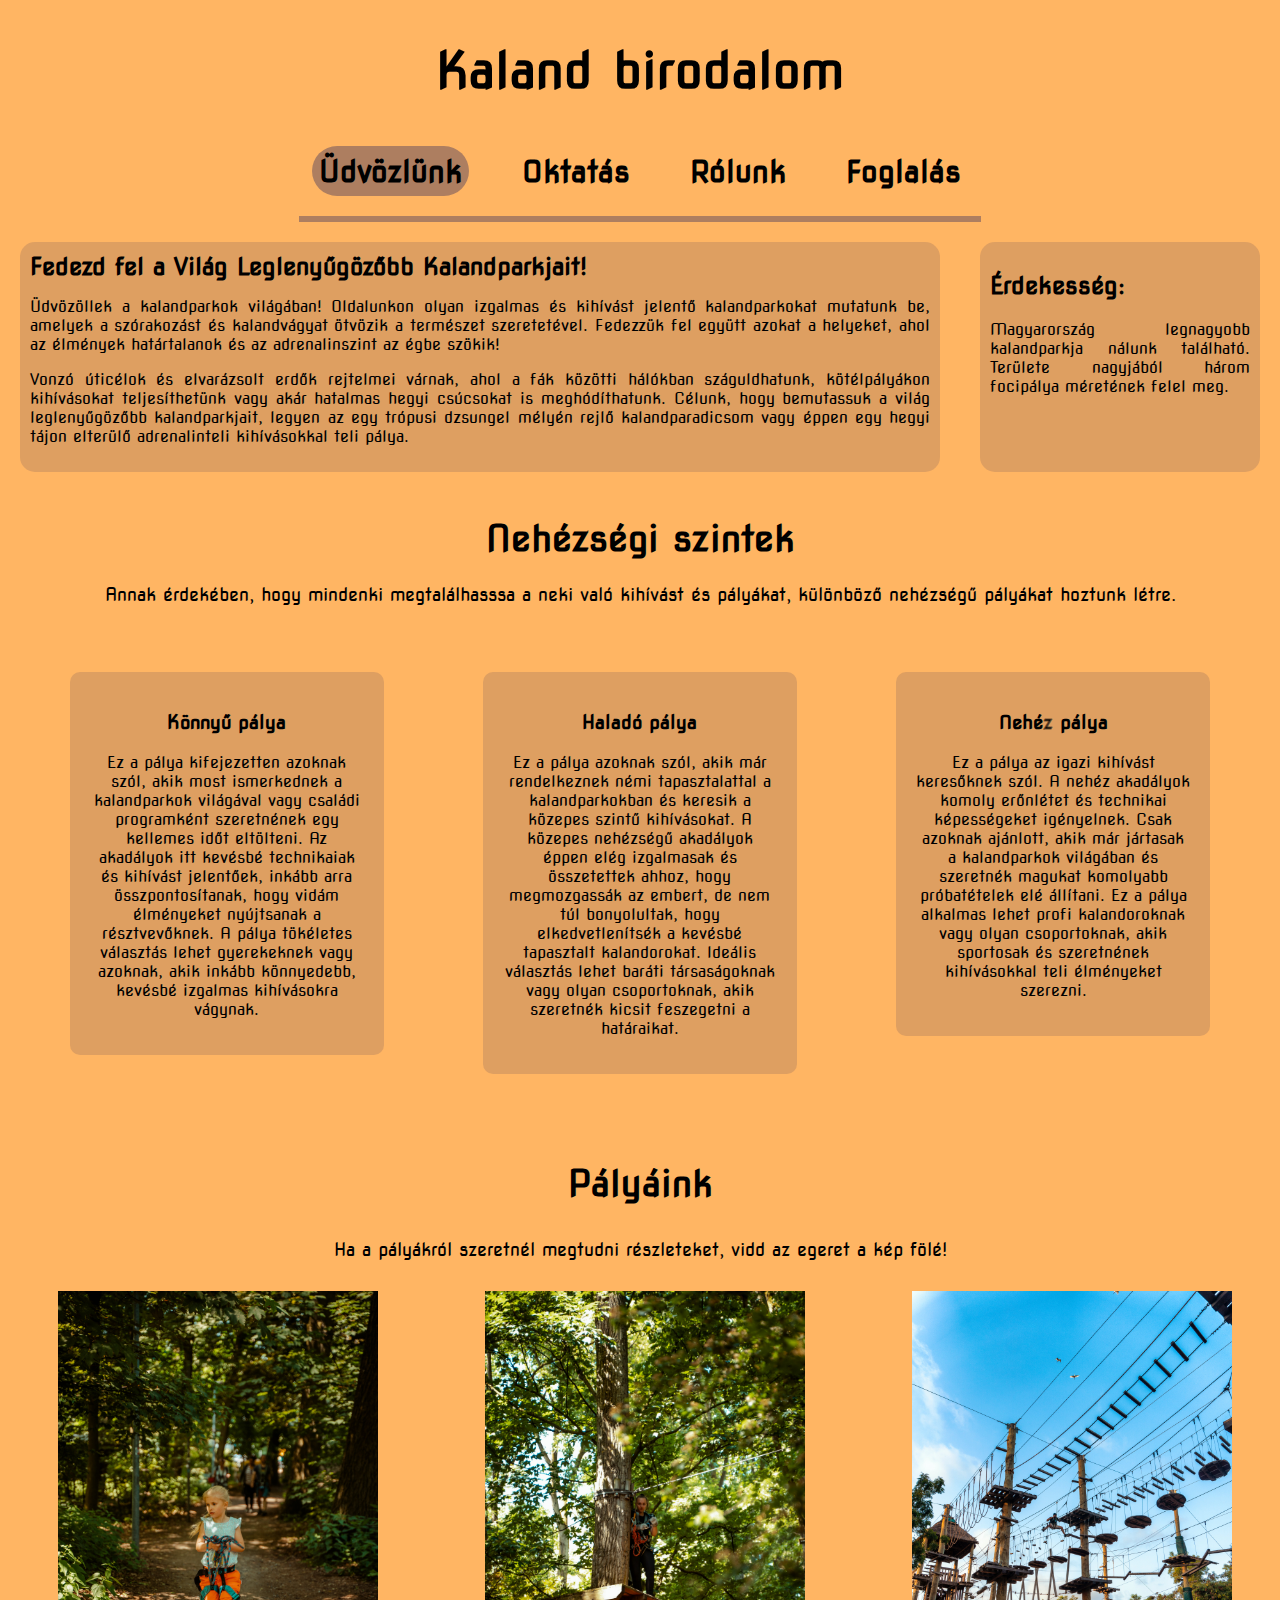
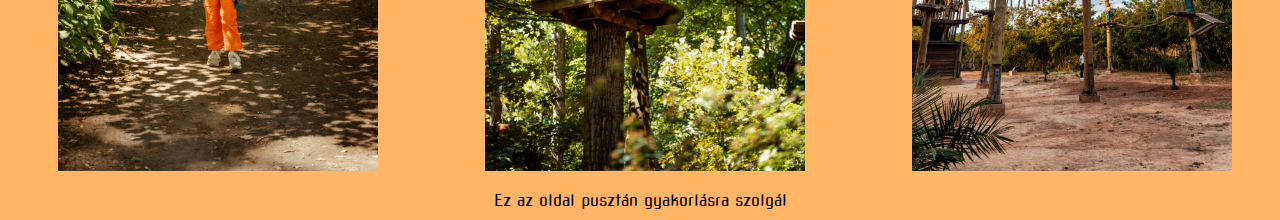
<file: index.html>
<!DOCTYPE HTML>
<HTML lang="hu">

<head>
    <meta charset="utf-8">
    <title>Kaland birodalom</title>
    <link rel="icon" type="image/x-icon" href="képek/favicon_barna.png">

    <meta name="author" content="Beniczky Tamás">
    <meta name="copyright" content="Csak oktatási célokra">
    <meta name="description" content="Kalandpark honlapja">

    <meta name="viewport" content="width=device-width, initial-scale=1.0">
    <link rel="stylesheet" href="egyeb/style.css">
    <link rel="preconnect" href="https://fonts.googleapis.com">
    <link rel="preconnect" href="https://fonts.gstatic.com" crossorigin>
    <link href="https://fonts.googleapis.com/css2?family=Nova+Square&display=swap" rel="stylesheet">


</head>

<body>
    <div class="container">
        <div class="felso_resz">

            <header>
                <h1 id="focim">Kaland birodalom</h1>
            </header>

            <nav>
                <ul>
                    <li><a id="active" href="#">Üdvözlünk</a></li>
                    <li><a href="oktatas.html">Oktatás</a></li>
                    <li><a href="rolunk.html">Rólunk</a></li>
                    <li><a href="foglalas.html">Foglalás</a></li>
                </ul>
                <hr id="menu_vonal">
            </nav>
        </div>

        <!--ÜDVÖZLŐ RÉSZ-->

        <div class="felezo">
            <article class="udvozollek">
                <h2>Fedezd fel a Világ Leglenyűgözőbb Kalandparkjait!</h2>

                <p>Üdvözöllek a kalandparkok világában! Oldalunkon olyan izgalmas és kihívást jelentő kalandparkokat
                    mutatunk
                    be, amelyek a szórakozást és kalandvágyat ötvözik a természet szeretetével. Fedezzük fel együtt
                    azokat a
                    helyeket, ahol az élmények határtalanok és az adrenalinszint az égbe szökik!</p>
                <p>Vonzó úticélok és elvarázsolt erdők rejtelmei várnak, ahol a fák közötti hálókban száguldhatunk,
                    kötélpályákon kihívásokat teljesíthetünk vagy akár hatalmas hegyi csúcsokat is meghódíthatunk.
                    Célunk,
                    hogy bemutassuk a világ leglenyűgözőbb kalandparkjait, legyen az egy trópusi dzsungel mélyén rejlő
                    kalandparadicsom vagy éppen egy hegyi tájon elterülő adrenalinteli kihívásokkal teli pálya.</p>
            </article>

            <aside class="erdekesseg">
                <h2>Érdekesség:</h2>
                <p>Magyarország legnagyobb kalandparkja nálunk található. Területe nagyjából három focipálya méretének
                    felel
                    meg.</p>
            </aside>
        </div>
        <!--ITT VANNAK A SZÖVEG BOXOK A PÁLYA SZINTEKRŐL-->
        <section class="palyak">
            <h1 class="palyak_cim">Nehézségi szintek</h1>
            <p class='palyak_leiras'>Annak érdekében, hogy mindenki megtalálhasssa a neki való kihívást és pályákat,
                különböző nehézségű pályákat hoztunk létre.</p>

            <div class="palya_nehezsegek javitva">
                <div class="palya_box box_javitva">
                    <h3>Könnyű pálya</h3>
                    <p>Ez a pálya kifejezetten azoknak szól, akik most ismerkednek a kalandparkok világával vagy családi
                        programként szeretnének egy kellemes időt eltölteni. Az akadályok itt kevésbé technikaiak és
                        kihívást jelentőek, inkább arra összpontosítanak, hogy vidám élményeket nyújtsanak a
                        résztvevőknek. A pálya tökéletes választás lehet gyerekeknek vagy azoknak, akik inkább
                        könnyedebb, kevésbé izgalmas kihívásokra vágynak.</p>
                </div>
                <div class="palya_box box_javitva">
                    <h3>Haladó pálya</h3>
                    <p>Ez a pálya azoknak szól, akik már rendelkeznek némi tapasztalattal a kalandparkokban és keresik a
                        közepes szintű kihívásokat. A közepes nehézségű akadályok éppen elég izgalmasak és összetettek
                        ahhoz, hogy megmozgassák az embert, de nem túl bonyolultak, hogy elkedvetlenítsék a kevésbé
                        tapasztalt kalandorokat. Ideális választás lehet baráti társaságoknak vagy olyan csoportoknak,
                        akik szeretnék kicsit feszegetni a határaikat.</p>
                </div>
                <div class="palya_box box_javitva">
                    <h3>Nehéz pálya</h3>
                    <p>Ez a pálya az igazi kihívást keresőknek szól. A nehéz akadályok komoly erőnlétet és technikai
                        képességeket igényelnek. Csak azoknak ajánlott, akik már jártasak a kalandparkok világában és
                        szeretnék magukat komolyabb próbatételek elé állítani. Ez a pálya alkalmas lehet profi
                        kalandoroknak vagy olyan csoportoknak, akik sportosak és szeretnének kihívásokkal teli
                        élményeket szerezni.</p>
                </div>


            </div>
        </section>

        <!--ITT VANNAK A KÉPEK-->

        <section class="palyak_leiras">

            <h1 class="palyak_cim">Pályáink</h1>
            <p class="content_telo_tablet">Ha a pályákról szeretnél megtudni részleteket, <strong>kattints a
                    képekre!</strong> </p>
            <p class="content_szamitogep">Ha a pályákról szeretnél megtudni részleteket, <strong>vidd az egeret a kép
                    fölé!</strong></p>


            <div class="kep_csoport">
                <img src="kepek/pexels-radwan-menzer-17869499.jpg" alt="Első pálya képe" class="kep">
                <div class="overlay">
                    <div class="kepen_szoveg">
                        Besorolás: könnyű<br><br>
                        Hossz: 40 perc <br><br>
                        Ajánlott: 10-13év

                    </div>
                </div>

            </div>
            <div class="kep_csoport">
                <img src="kepek/pexels-radwan-menzer-17869482.jpg" alt="Első pálya képe" class="kep">
                <div class="overlay">
                    <div class="kepen_szoveg">
                        Besorolás: közepes<br><br>
                        Hossz: 1 óra <br><br>
                        Ajánlott: 12-15év
                    </div>
                </div>
            </div>

            <div class="kep_csoport">
                <img src="kepek/pexels-seyiram-kweku-5692429.jpg" alt="Első pálya képe" class="kep">
                <div class="overlay">
                    <div class="kepen_szoveg">
                        Besorolás: nehéz<br><br>
                        Hossz: 1,5 óra <br><br>
                        Ajánlott: 16-
                    </div>
                </div>
            </div>

        </section>


    </div>

    <footer>Ez az oldal pusztán gyakorlásra szolgál</footer>
</body>

</HTML>
</file>
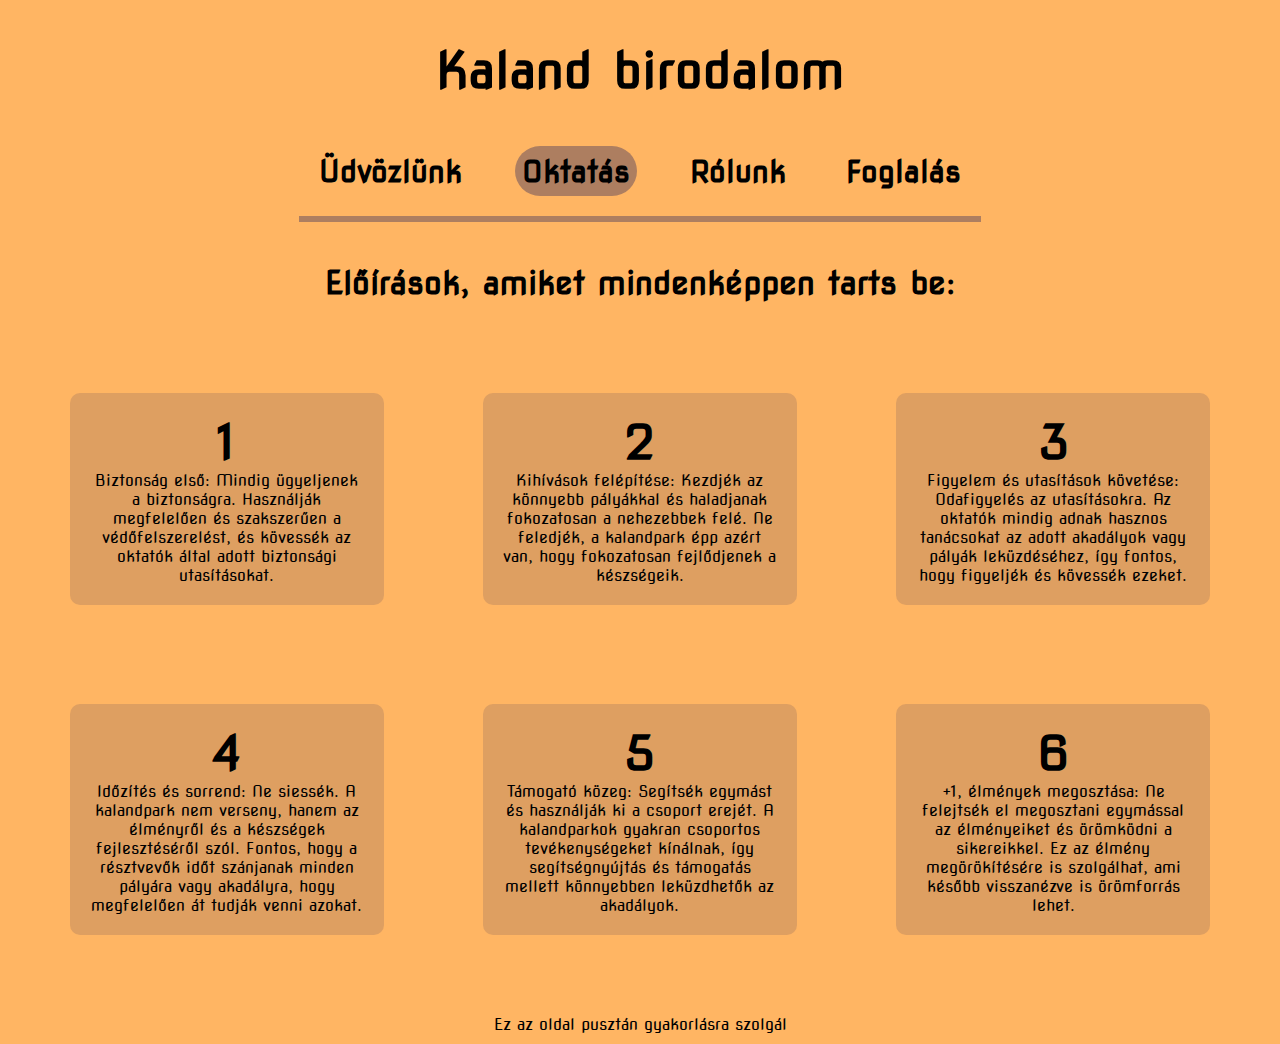
<file: oktatas.html>
<!DOCTYPE HTML>
<HTML lang="hu">

<head>
    <meta charset="utf-8">
    <title>Kaland birodalom</title>
    <link rel="icon" type="image/x-icon" href="képek/favicon_barna.png">

    <meta name="author" content="Beniczky Tamás">
    <meta name="copyright" content="Csak oktatási célokra">
    <meta name="description" content="Kalandpark honlapja">

    <meta name="viewport" content="width=device-width, initial-scale=1.0">
    <link rel="stylesheet" href="egyeb/style.css">
    <link rel="preconnect" href="https://fonts.googleapis.com">
    <link rel="preconnect" href="https://fonts.gstatic.com" crossorigin>
    <link href="https://fonts.googleapis.com/css2?family=Nova+Square&display=swap" rel="stylesheet">

</head>

<body>
    <div class="felso_resz">
        <header>
            <h1 id="focim">Kaland birodalom</h1>
        </header>
        <div class="container">

            <nav>
                <ul>
                    <li><a href="index.html">Üdvözlünk</a></li>
                    <li><a id="active" href="#">Oktatás</a></li>
                    <li><a href="rolunk.html">Rólunk</a></li>
                    <li><a href="foglalas.html">Foglalás</a></li>
                </ul>
                <hr id="menu_vonal">
            </nav>
        </div>
    </div>

    <!--TARTALOM-->

    <h1 id="eloiras">Előírások, amiket mindenképpen tarts be:</h1>

    <section class="palyak javitva">
        <div class="palya_box box_javitva" id="palyak_oszlop_iniciale">
            1<br>Biztonság első: Mindig ügyeljenek a biztonságra. Használják megfelelően és szakszerűen a
            védőfelszerelést,
            és kövessék az oktatók által adott biztonsági utasításokat.
        </div>

        <div class="palya_box box_javitva" id="palyak_oszlop_iniciale">
            2<br>Kihívások felépítése: Kezdjék az könnyebb pályákkal és haladjanak fokozatosan a nehezebbek
            felé. Ne
            feledjék, a kalandpark épp azért van, hogy fokozatosan fejlődjenek a készségeik.
        </div>

        <div class="palya_box box_javitva" id="palyak_oszlop_iniciale">
            3<br>Figyelem és utasítások követése: Odafigyelés az utasításokra. Az oktatók mindig adnak hasznos
            tanácsokat az adott
            akadályok vagy pályák leküzdéséhez, így fontos, hogy figyeljék és kövessék ezeket.
        </div>

        <div class="palya_box box_javitva" id="palyak_oszlop_iniciale">
            4<br>Időzítés és sorrend: Ne siessék. A kalandpark nem verseny, hanem az élményről és a készségek
            fejlesztéséről szól.
            Fontos, hogy a résztvevők időt szánjanak minden pályára vagy akadályra, hogy megfelelően át tudják
            venni azokat.
        </div>

        <div class="palya_box box_javitva" id="palyak_oszlop_iniciale">
            5<br>Támogató közeg: Segítsék egymást és használják ki a csoport erejét. A kalandparkok gyakran
            csoportos tevékenységeket
            kínálnak, így segítségnyújtás és támogatás mellett könnyebben leküzdhetők az akadályok.
        </div>

        <div class="palya_box box_javitva" id="palyak_oszlop_iniciale">
            6<br>+1, élmények megosztása: Ne felejtsék el megosztani egymással az élményeiket és örömködni a
            sikereikkel. Ez az élmény
            megörökítésére is szolgálhat, ami később visszanézve is örömforrás lehet.
        </div>
    </section>

    <footer>Ez az oldal pusztán gyakorlásra szolgál</footer>
</body>

</HTML>
</file>
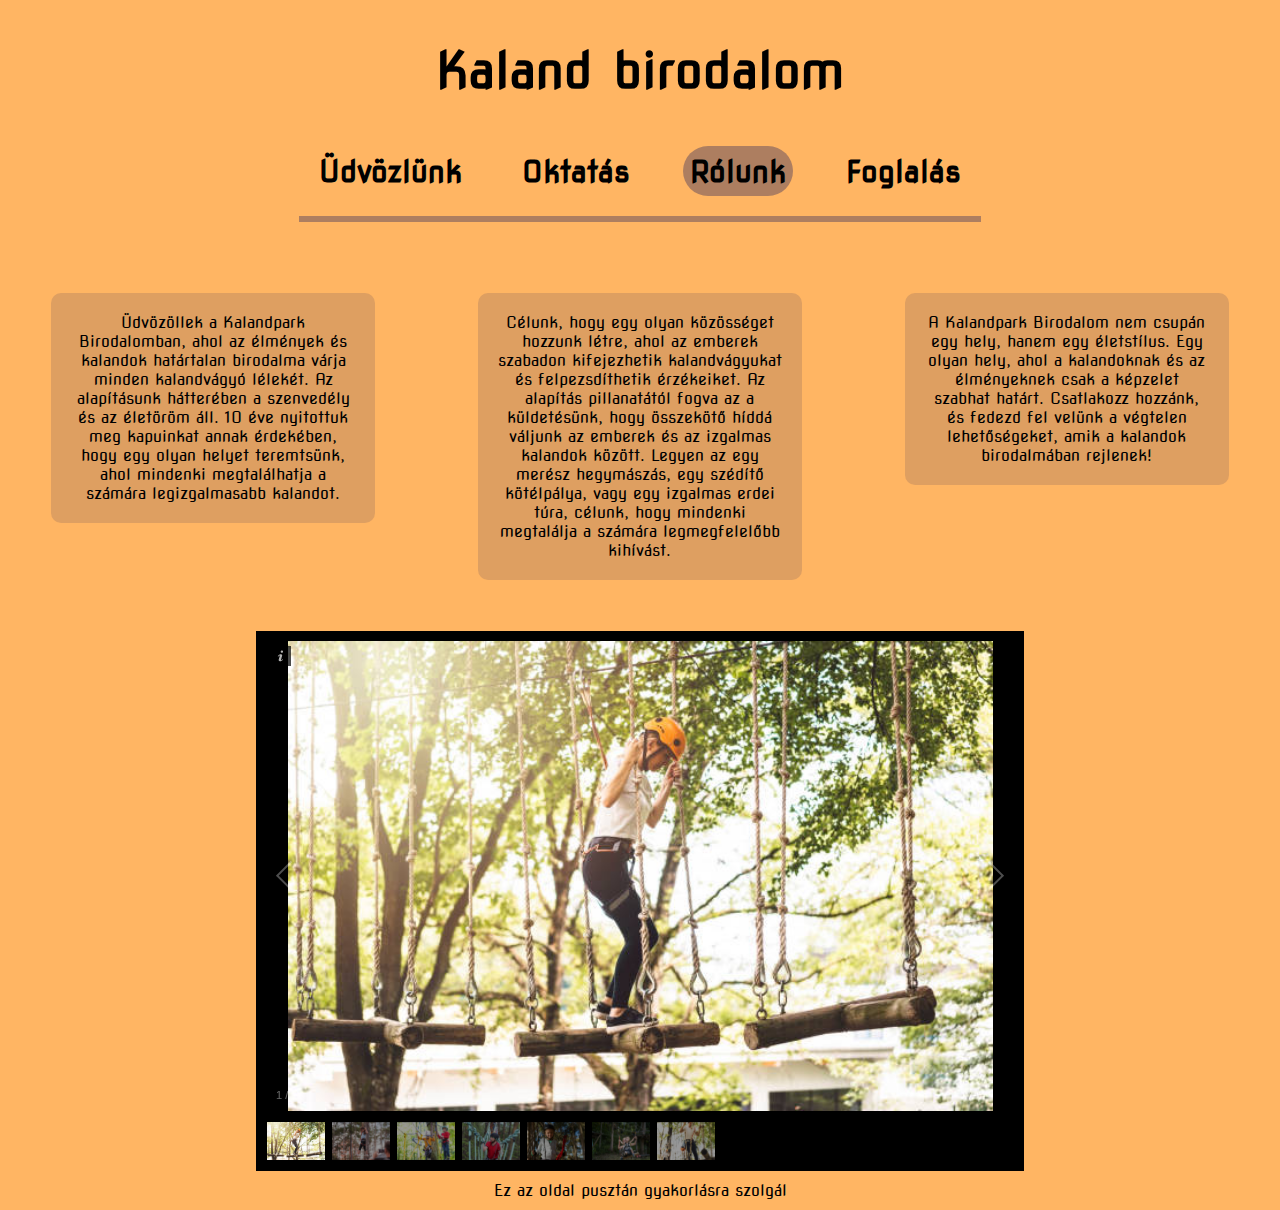
<file: rolunk.html>
<!DOCTYPE HTML>
<HTML lang="hu">

<head>
    <meta charset="utf-8">
    <title>Kaland birodalom</title>
    <link rel="icon" type="image/x-icon" href="képek/favicon_barna.png">

    <meta name="author" content="Beniczky Tamás">
    <meta name="copyright" content="Csak oktatási célokra">
    <meta name="description" content="Kalandpark honlapja">

    <meta name="viewport" content="width=device-width, initial-scale=1.0">
    <link rel="stylesheet" href="egyeb/style.css">
    <link rel="preconnect" href="https://fonts.googleapis.com">
    <link rel="preconnect" href="https://fonts.gstatic.com" crossorigin>
    <link href="https://fonts.googleapis.com/css2?family=Nova+Square&display=swap" rel="stylesheet">
    <script src="egyeb/jquery-3.7.1.min.js"></script>
    <script src="egyeb/galleria-1.6.1/dist/galleria.min.js"></script>
    <script src="egyeb/galleria-1.6.1/dist/themes/classic/galleria.classic.min.js"></script>

    <script>$(document).ready(function () {
            $('#kepek_rolunk').galleria(
                width = 500,
                height = 500
            );
        });

    </script>

    <style>
        .galleria {
            margin: auto;
            width: 60vw;
            height: 60vh;
        }
    </style>

</head>

<body>

    <div class="container">
        <div class="felso_resz">
            <header>
                <h1 id="focim">Kaland birodalom</h1>
            </header>

            <nav>
                <ul>
                    <li><a href="index.html">Üdvözlünk</a></li>
                    <li><a href="oktatas.html">Oktatás</a></li>
                    <li><a id="active" href="#">Rólunk</a></li>
                    <li><a href="foglalas.html">Foglalás</a></li>
                </ul>
                <hr id="menu_vonal">
            </nav>
        </div>
    </div>

    <div class="konténer">

        <!--SZÖVEGBOX-->

        <section class="kepek_section">
            <div class="kozepre javitva">
                <div class="palya_box box_javitva">
                    Üdvözöllek a Kalandpark Birodalomban, ahol az élmények és kalandok határtalan birodalma várja minden
                    kalandvágyó lélekét. Az alapításunk hátterében a szenvedély és az életöröm áll. 10 éve nyitottuk meg
                    kapuinkat annak érdekében, hogy egy olyan helyet teremtsünk, ahol mindenki megtalálhatja a számára
                    legizgalmasabb kalandot.
                </div>

                <div class="palya_box box_javitva">
                    Célunk, hogy egy olyan közösséget hozzunk létre, ahol az emberek szabadon kifejezhetik
                    kalandvágyukat és
                    felpezsdíthetik érzékeiket. Az alapítás pillanatától fogva az a küldetésünk, hogy összekötő híddá
                    váljunk az
                    emberek és az izgalmas kalandok között. Legyen az egy merész hegymászás, egy szédítő kötélpálya,
                    vagy egy
                    izgalmas erdei túra, célunk, hogy mindenki megtalálja a számára legmegfelelőbb kihívást.
                </div>

                <div class="palya_box box_javitva">
                    A Kalandpark Birodalom nem csupán egy hely, hanem egy életstílus. Egy olyan hely, ahol a kalandoknak
                    és az
                    élményeknek csak a képzelet szabhat határt. Csatlakozz hozzánk, és fedezd fel velünk a végtelen
                    lehetőségeket, amik a kalandok birodalmában rejlenek!
                </div>

            </div>
        </section>

        <!--GALÉRIA-->

        <article id="kepek_rolunk" class="galleria">
            <img src="kepek/istockphoto-1006191306-612x612.jpg" alt="Rólunk" title="Ügyességi pálya">
            <img src="kepek/istockphoto-1321100847-612x612.jpg" alt="Rólunk" title="Gyerekpálya">
            <img src="kepek/istockphoto-1368780326-612x612.jpg" alt="Rólunk" title="Szép környezet">
            <img src="kepek/istockphoto-501094334-612x612.jpg" alt="Rólunk" title="Kötélhíd">
            <img src="kepek/istockphoto-892956450-612x612.jpg" alt="Rólunk" title="Fiataloknak">
            <img src="kepek/istockphoto-928323838-612x612.jpg" alt="Rólunk" title="Családosoknak">
            <img src="kepek/istockphoto-999910750-612x612.jpg" alt="Rólunk" title="Fa gerendák">

        </article>
    </div>
    <footer>Ez az oldal pusztán gyakorlásra szolgál</footer>
</body>

</HTML>
</file>
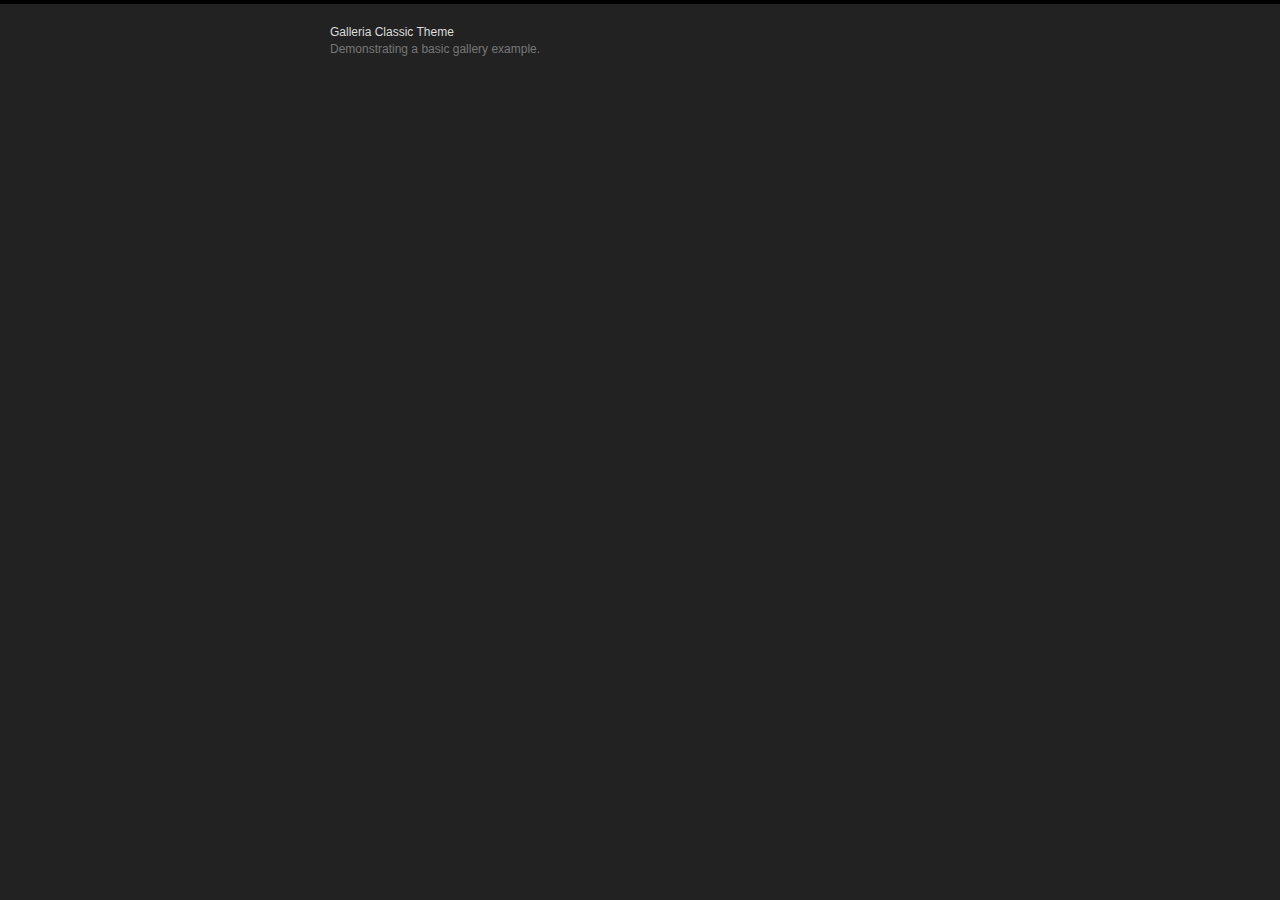
<file: egyeb/galleria-1.6.1/dist/themes/classic/demo-retina.html>
<!DOCTYPE html>
<html lang="en">
    <head>
        <meta charset="utf-8">
        <title>Galleria Classic Theme</title>
        <style>

            /* Demo styles */
            html,body{background:#222;margin:0;}
            body{border-top:4px solid #000;}
            .content{color:#777;font:12px/1.4 "helvetica neue",arial,sans-serif;width:620px;margin:20px auto;}
            h1{font-size:12px;font-weight:normal;color:#ddd;margin:0;}
            p{margin:0 0 20px}
            a {color:#22BCB9;text-decoration:none;}
            .galleria-info-description a {color: #bbb;}
            .cred{margin-top:20px;font-size:11px;}

            /* This rule is read by Galleria to define the gallery height: */
            #galleria{height:320px}

        </style>

        <!-- load jQuery -->
        <!-- <script src="https://ajax.googleapis.com/ajax/libs/jquery/3.1.1/jquery.js"></script> -->
        <script src="https://ajax.googleapis.com/ajax/libs/jquery/2.2.4/jquery.js"></script>

        <!-- load Galleria -->
        <script src="../../galleria.js"></script>

    </head>
<body>
    <div class="content">
        <h1>Galleria Classic Theme</h1>
        <p>Demonstrating a basic gallery example.</p>

        <div id="galleria">
            <a href="https://picsum.photos/id/1055/800/500.jpg" data-srcset="https://picsum.photos/id/1055/800/500.jpg 1x, https://picsum.photos/id/1055/1600/1000.jpg 2x">
                <img src="https://picsum.photos/id/1055/150/100.jpg" srcset="https://picsum.photos/id/1055/150/100.jpg 1x, https://picsum.photos/id/1055/300/200.jpg 2x"
                     data-description="by &lt;a href=&quot;https://unsplash.com/photos/12rzbJhQ89E&quot;&gt;Neil Thomas&lt;/a&gt; on &lt;a href=&quot;https://unsplash.com&quot;&gt;Unsplash&lt;/a&gt;"
                     data-title="Calm before the storm">
            </a>
            <a href="https://picsum.photos/id/268/800/500.jpg" data-srcset="https://picsum.photos/id/268/800/500.jpg 1x, https://picsum.photos/id/268/1600/1000.jpg 2x">
                <img src="https://picsum.photos/id/268/150/100.jpg" srcset="https://picsum.photos/id/268/150/100.jpg 1x, https://picsum.photos/id/268/300/200.jpg 2x"
                     data-description="by &lt;a href=&quot;https://unsplash.com/photos/vc3ZOCf5BN8&quot;&gt;davide ragusa&lt;/a&gt; on &lt;a href=&quot;https://unsplash.com&quot;&gt;Unsplash&lt;/a&gt;"
                     data-title="Wooden gate at the beach">
            </a>
            <a href="https://picsum.photos/id/35/800/500.jpg" data-srcset="https://picsum.photos/id/35/800/500.jpg 1x, https://picsum.photos/id/35/1600/1000.jpg 2x">
                <img src="https://picsum.photos/id/35/150/100.jpg" srcset="https://picsum.photos/id/35/150/100.jpg 1x, https://picsum.photos/id/35/300/200.jpg 2x"
                     data-description="by &lt;a href=&quot;https://unsplash.com/photos/znM0ujn2RUA&quot;&gt;Shane Colella&lt;/a&gt; on &lt;a href=&quot;https://unsplash.com&quot;&gt;Unsplash&lt;/a&gt;"
                     data-title="Prickly orange needles">
            </a>
            <a href="https://picsum.photos/id/810/800/500.jpg" data-srcset="https://picsum.photos/id/810/800/500.jpg 1x, https://picsum.photos/id/810/1600/1000.jpg 2x">
                <img src="https://picsum.photos/id/810/150/100.jpg" srcset="https://picsum.photos/id/810/150/100.jpg 1x, https://picsum.photos/id/810/300/200.jpg 2x"
                     data-description="by &lt;a href=&quot;https://unsplash.com/photos/5QyPh6O9tfw&quot;&gt;Luís Perdigão&lt;/a&gt; on &lt;a href=&quot;https://unsplash.com&quot;&gt;Unsplash&lt;/a&gt;"
                     data-title="Bridge To Anywhere">
            </a>
            <a href="https://picsum.photos/id/327/800/500.jpg" data-srcset="https://picsum.photos/id/327/800/500.jpg 1x, https://picsum.photos/id/327/1600/1000.jpg 2x">
                <img src="https://picsum.photos/id/327/150/100.jpg" srcset="https://picsum.photos/id/327/150/100.jpg 1x, https://picsum.photos/id/327/300/200.jpg 2x"
                     data-description="by &lt;a href=&quot;https://unsplash.com/photos/Gg7uKdHFb_c&quot;&gt;Ryan Schroeder&lt;/a&gt; on &lt;a href=&quot;https://unsplash.com&quot;&gt;Unsplash&lt;/a&gt;"
                     data-title="Alpine mountains under a clear sky">
            </a>
            <a href="https://picsum.photos/id/241/800/500.jpg" data-srcset="https://picsum.photos/id/241/800/500.jpg 1x, https://picsum.photos/id/241/1600/1000.jpg 2x">
                <img src="https://picsum.photos/id/241/150/100.jpg" srcset="https://picsum.photos/id/241/150/100.jpg 1x, https://picsum.photos/id/241/300/200.jpg 2x"
                     data-description="by &lt;a href=&quot;https://unsplash.com/photos/1Cg7BQXp024&quot;&gt;Sylwia Bartyzel&lt;/a&gt; on &lt;a href=&quot;https://unsplash.com&quot;&gt;Unsplash&lt;/a&gt;"
                     data-title="monochrome wire fence on hill">
            </a>
            <a href="https://picsum.photos/id/874/800/500.jpg" data-srcset="https://picsum.photos/id/874/800/500.jpg 1x, https://picsum.photos/id/874/1600/1000.jpg 2x">
                <img src="https://picsum.photos/id/874/150/100.jpg" srcset="https://picsum.photos/id/874/150/100.jpg 1x, https://picsum.photos/id/874/300/200.jpg 2x"
                     data-description="by &lt;a href=&quot;https://unsplash.com/photos/Cp-LUHPRpWM&quot;&gt;Christopher Campbell&lt;/a&gt; on &lt;a href=&quot;https://unsplash.com&quot;&gt;Unsplash&lt;/a&gt;"
                     data-title="woman underwater in dress">
            </a>
            <a href="https://picsum.photos/id/42/800/500.jpg" data-srcset="https://picsum.photos/id/42/800/500.jpg 1x, https://picsum.photos/id/42/1600/1000.jpg 2x">
                <img src="https://picsum.photos/id/42/150/100.jpg" srcset="https://picsum.photos/id/42/150/100.jpg 1x, https://picsum.photos/id/42/300/200.jpg 2x"
                     data-description="by &lt;a href=&quot;https://unsplash.com/photos/KR2mdHJ5qMg&quot;&gt;Luke Chesser&lt;/a&gt; on &lt;a href=&quot;https://unsplash.com&quot;&gt;Unsplash&lt;/a&gt;"
                     data-title="Coffee in Montreal">
            </a>
            <a href="https://picsum.photos/id/313/800/500.jpg" data-srcset="https://picsum.photos/id/313/800/500.jpg 1x, https://picsum.photos/id/313/1600/1000.jpg 2x">
                <img src="https://picsum.photos/id/313/150/100.jpg" srcset="https://picsum.photos/id/313/150/100.jpg 1x, https://picsum.photos/id/313/300/200.jpg 2x"
                     data-description="by &lt;a href=&quot;https://unsplash.com/photos/4xYgBTYC2-Q&quot;&gt;Sonja Langford&lt;/a&gt; on &lt;a href=&quot;https://unsplash.com&quot;&gt;Unsplash&lt;/a&gt;"
                     data-title="Cloud on the field">
            </a>
            <a href="https://picsum.photos/id/235/800/500.jpg" data-srcset="https://picsum.photos/id/235/800/500.jpg 1x, https://picsum.photos/id/235/1600/1000.jpg 2x">
                <img src="https://picsum.photos/id/235/150/100.jpg" srcset="https://picsum.photos/id/235/150/100.jpg 1x, https://picsum.photos/id/235/300/200.jpg 2x"
                     data-description="by &lt;a href=&quot;https://unsplash.com/photos/TI-B-TNYJMU&quot;&gt;Paul E. Harrer&lt;/a&gt; on &lt;a href=&quot;https://unsplash.com&quot;&gt;Unsplash&lt;/a&gt;"
                     data-title="View from the Langbathsee mountain lake">
            </a>
            <a href="https://vimeo.com/25750735">
                <span class="video">Works for vimeo too.</span>
            </a>
            <a href="https://www.youtube.com/watch?v=PEEXZZ071FE">
                <span class="video">Works for youtube too.</span>
            </a>
        </div>
    </div>

    <script>
    $(function() {
        // Load the classic theme
        Galleria.loadTheme('galleria.classic.js');

        // Initialize Galleria
        Galleria.run('#galleria');
    });
    </script>
    </body>
</html>
</file>
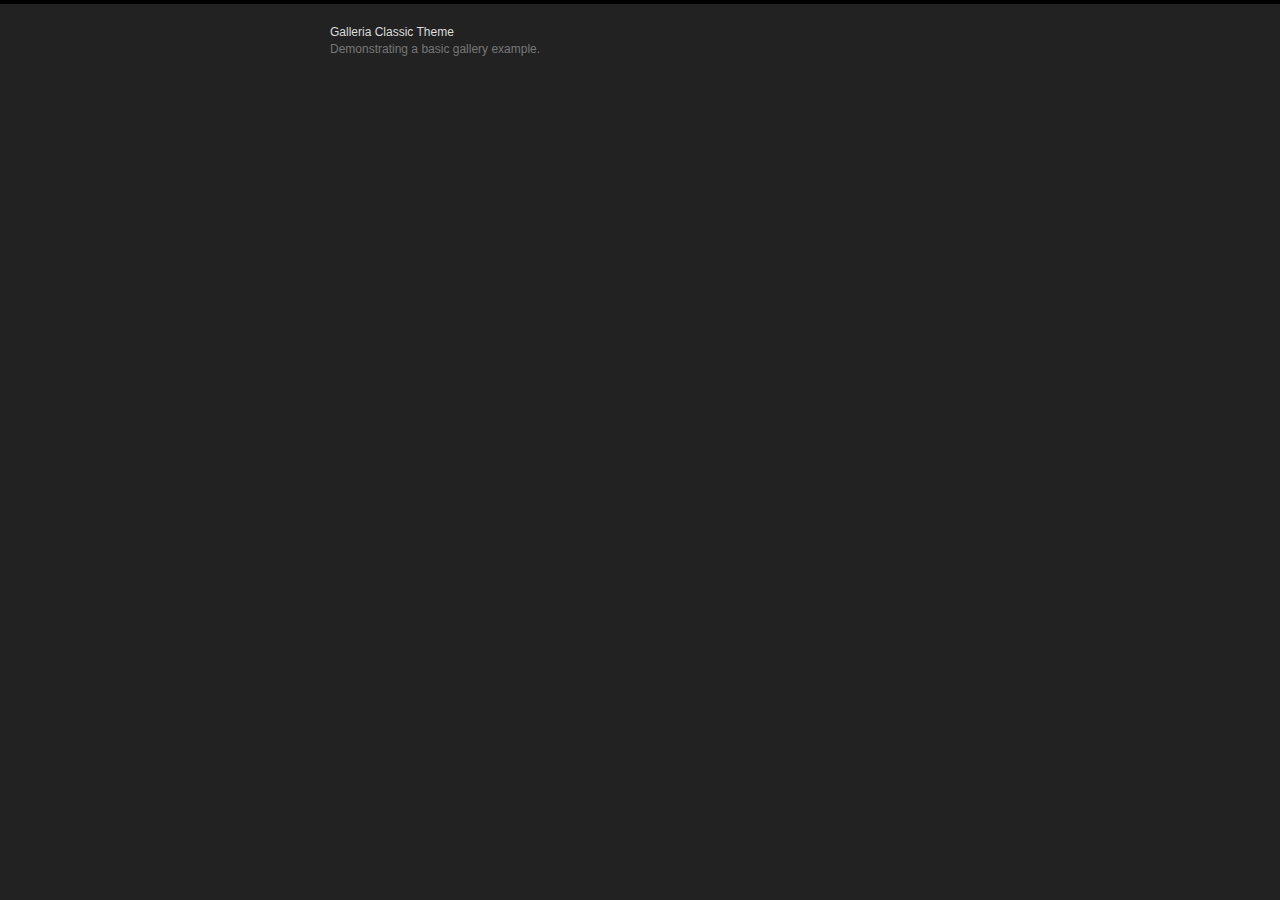
<file: egyeb/galleria-1.6.1/dist/themes/classic/demo.html>
<!DOCTYPE html>
<html lang="en">
    <head>
        <meta charset="utf-8">
        <title>Galleria Classic Theme</title>
        <style>

            /* Demo styles */
            html,body{background:#222;margin:0;}
            body{border-top:4px solid #000;}
            .content{color:#777;font:12px/1.4 "helvetica neue",arial,sans-serif;width:620px;margin:20px auto;}
            h1{font-size:12px;font-weight:normal;color:#ddd;margin:0;}
            p{margin:0 0 20px}
            a {color:#22BCB9;text-decoration:none;}
            .galleria-info-description a {color: #bbb;}
            .cred{margin-top:20px;font-size:11px;}

            /* This rule is read by Galleria to define the gallery height: */
            #galleria{height:320px}

        </style>

        <!-- load jQuery -->
        <!-- <script src="https://ajax.googleapis.com/ajax/libs/jquery/3.1.1/jquery.js"></script> -->
        <script src="https://ajax.googleapis.com/ajax/libs/jquery/2.2.4/jquery.js"></script>

        <!-- load Galleria -->
        <script src="../../galleria.js"></script>

    </head>
<body>
    <div class="content">
        <h1>Galleria Classic Theme</h1>
        <p>Demonstrating a basic gallery example.</p>

        <div id="galleria">
            <a href="https://picsum.photos/id/1055/800/500.jpg">
                <img src="https://picsum.photos/id/1055/150/100.jpg"
                     data-description="by &lt;a href=&quot;https://unsplash.com/photos/12rzbJhQ89E&quot;&gt;Neil Thomas&lt;/a&gt; on &lt;a href=&quot;https://unsplash.com&quot;&gt;Unsplash&lt;/a&gt;"
                     data-title="Calm before the storm">
            </a>
            <a href="https://picsum.photos/id/268/800/500.jpg">
                <img src="https://picsum.photos/id/268/150/100.jpg"
                     data-description="by &lt;a href=&quot;https://unsplash.com/photos/vc3ZOCf5BN8&quot;&gt;davide ragusa&lt;/a&gt; on &lt;a href=&quot;https://unsplash.com&quot;&gt;Unsplash&lt;/a&gt;"
                     data-title="Wooden gate at the beach">
            </a>
            <a href="https://picsum.photos/id/35/800/500.jpg">
                <img src="https://picsum.photos/id/35/150/100.jpg"
                     data-description="by &lt;a href=&quot;https://unsplash.com/photos/znM0ujn2RUA&quot;&gt;Shane Colella&lt;/a&gt; on &lt;a href=&quot;https://unsplash.com&quot;&gt;Unsplash&lt;/a&gt;"
                     data-title="Prickly orange needles">
            </a>
            <a href="https://picsum.photos/id/810/800/500.jpg">
                <img src="https://picsum.photos/id/810/150/100.jpg"
                     data-description="by &lt;a href=&quot;https://unsplash.com/photos/5QyPh6O9tfw&quot;&gt;Luís Perdigão&lt;/a&gt; on &lt;a href=&quot;https://unsplash.com&quot;&gt;Unsplash&lt;/a&gt;"
                     data-title="Bridge To Anywhere">
            </a>
            <a href="https://picsum.photos/id/327/800/500.jpg">
                <img src="https://picsum.photos/id/327/150/100.jpg"
                     data-description="by &lt;a href=&quot;https://unsplash.com/photos/Gg7uKdHFb_c&quot;&gt;Ryan Schroeder&lt;/a&gt; on &lt;a href=&quot;https://unsplash.com&quot;&gt;Unsplash&lt;/a&gt;"
                     data-title="Alpine mountains under a clear sky">
            </a>
            <a href="https://picsum.photos/id/241/800/500.jpg">
                <img src="https://picsum.photos/id/241/150/100.jpg"
                     data-description="by &lt;a href=&quot;https://unsplash.com/photos/1Cg7BQXp024&quot;&gt;Sylwia Bartyzel&lt;/a&gt; on &lt;a href=&quot;https://unsplash.com&quot;&gt;Unsplash&lt;/a&gt;"
                     data-title="monochrome wire fence on hill">
            </a>
            <a href="https://picsum.photos/id/874/800/500.jpg">
                <img src="https://picsum.photos/id/874/150/100.jpg"
                     data-description="by &lt;a href=&quot;https://unsplash.com/photos/Cp-LUHPRpWM&quot;&gt;Christopher Campbell&lt;/a&gt; on &lt;a href=&quot;https://unsplash.com&quot;&gt;Unsplash&lt;/a&gt;"
                     data-title="woman underwater in dress">
            </a>
            <a href="https://picsum.photos/id/42/800/500.jpg">
                <img src="https://picsum.photos/id/42/150/100.jpg"
                     data-description="by &lt;a href=&quot;https://unsplash.com/photos/KR2mdHJ5qMg&quot;&gt;Luke Chesser&lt;/a&gt; on &lt;a href=&quot;https://unsplash.com&quot;&gt;Unsplash&lt;/a&gt;"
                     data-title="Coffee in Montreal">
            </a>
            <a href="https://picsum.photos/id/313/800/500.jpg">
                <img src="https://picsum.photos/id/313/150/100.jpg"
                     data-description="by &lt;a href=&quot;https://unsplash.com/photos/4xYgBTYC2-Q&quot;&gt;Sonja Langford&lt;/a&gt; on &lt;a href=&quot;https://unsplash.com&quot;&gt;Unsplash&lt;/a&gt;"
                     data-title="Cloud on the field">
            </a>
            <a href="https://picsum.photos/id/235/800/500.jpg">
                <img src="https://picsum.photos/id/235/150/100.jpg"
                     data-description="by &lt;a href=&quot;https://unsplash.com/photos/TI-B-TNYJMU&quot;&gt;Paul E. Harrer&lt;/a&gt; on &lt;a href=&quot;https://unsplash.com&quot;&gt;Unsplash&lt;/a&gt;"
                     data-title="View from the Langbathsee mountain lake">
            </a>
            <a href="https://vimeo.com/25750735">
                <span class="video">Works for vimeo too.</span>
            </a>
            <a href="https://www.youtube.com/watch?v=PEEXZZ071FE">
                <span class="video">Works for youtube too.</span>
            </a>
        </div>
    </div>

    <script>
    $(function() {
        // Load the classic theme
        Galleria.loadTheme('galleria.classic.js');

        // Initialize Galleria
        Galleria.run('#galleria');
    });
    </script>
    </body>
</html>
</file>
<file: egyeb/style.css>
html {
    margin: 0;
    padding: 0;
    scroll-behavior: smooth;
    background-color: #FFB563;
    color: black;
}

@font-face {
    font-family: 'sajat_font';
    src: url(Nova_Square/NovaSquare-Regular.ttf) format("truetype");
}

body {
    margin: 0;
    padding: 0;
    font-family: 'sajat_font';
    display: flex;
    flex-direction: column;
}

* {
    box-sizing: border-box;
}

#focim {
    text-align: center;
    margin: 40px;
    font-size: 50px;
    flex-basis: 100%;
    margin-left: auto;
    margin-right: auto;
}

.container {
    display: flex;
    flex-direction: row;
    flex-wrap: wrap;
    justify-content: center;
}

nav ul {
    min-height: 7.5vh;
    margin-top: 1vh;
    flex: 1 1 100%;
    padding: 0.8vw;
    text-align: center;
    flex-basis: 100%;
    list-style-type: none;

}

nav ul li {
    padding: 1vw;
}


nav li a {
    color: black;
    border-radius: 2vw;
    font-size: 30px;
    font-weight: bold;
    padding: 0.8vh;
    text-decoration: none;
}

nav a#active {
    background-color: #795c5f9c;
}

nav li a:hover,
#active:hover {
    font-size: 200%;
    transition: 0.2s;
}

#menu_vonal {
    border: 3px solid #795c5f9c;
    margin-bottom: 20px;
}

.udvozollek h2,
p {
    margin: 0;
    padding: 0;
    margin-bottom: 1.8vh;
}

.udvozollek {
    margin: 0 20px;
    padding: 10px;
    text-align: justify;
    background-color: #795c5f3f;
    border-radius: 15px;
}

.erdekesseg {
    margin-left: 20px;
    margin-right: 20px;
    padding: 10px;
    text-align: justify;
    background-color: #795c5f3f;
    border-radius: 15px;
}


.palyak {
    padding: 20px;
    box-sizing: border-box;
    margin: 0 auto;
    text-align: center;

}


.palyak_leiras {
    font-size: 14px;
    font-weight: 300;
    line-height: 22px;
    margin-top: 5px;
    display: flex;
    justify-content: space-between;
    flex-direction: column;
    align-items: center;
    padding: 0px;
}

#urlapok{
    margin: 20px;
}


#palyak_oszlop_iniciale::first-letter {

    font-size: 300%;
    color: black;
    font-weight: bold;
}

#palyak_oszlop_iniciale::first-letter {
    font-size: 300%;
    color: black;
    font-weight: bold;
}


.content_telo_tablet{
    text-align: center;
    background-color: #795c5f3f;
    margin: 20px;
    border-radius: 15px;
    width: 50%;
    font-size: medium;
}


.kep_csoport {
    position: relative;
    width: 50%;
}

.kep_csoport:hover .overlay {
    opacity: 1;
}

.kep {
    display: block;
    width: 100%;
    height: auto;
    margin: 10px;

}


.overlay {
    position: absolute;
    top: 0;
    bottom: 0;
    left: 0;
    right: 0;
    height: 100%;
    width: 100%;
    opacity: 0;
    transition: .5s ease;
    background-color: #FFB563;
    margin: 10px 10px 0 10px;

}



.kepen_szoveg {
    color: black;
    font-size: 20px;
    font-weight: bold;
    position: absolute;
    top: 50%;
    left: 50%;
    transform: translate(-50%, -50%);
    text-align: center;
}




footer {
    margin-top: 10px;
    margin-bottom: 10px;
    text-align: center;
    flex-basis: 100%;
   
}


.javitva{
    display: flex;
    flex-wrap: wrap;
    align-items: center;
    justify-content: space-around;
    flex-direction: column;
    margin: 0 auto;
    align-items: flex-start;
}

.box_javitva{
    margin: 4%;
    background-color: #795c5f3f;
    border-radius: 10px;
    padding: 20px;
}

#eloiras{
    text-align: center;
}   

.ur{
    margin: 30px;
}



@media all and (min-width: 600px) {
/*tablet*/
    .javitva{
        flex-direction: row;
    }

    .box_javitva{
        flex-basis: 42%;

    }
}



/*SZÁMÍTÓGÉÉP*/
@media all and (min-width: 768px) {
    .palya_box {
        text-align: center;

    }

    header{
        text-align: center;
    }

    .nav ul {
        display: flex;
        flex-direction: column;
    }

    nav ul {
        list-style: none;
        padding: 0;
        margin: 0;
        display: flex;
        justify-content: center;
    }
    
    nav ul li {
        margin-right: 20px;
    }

    nav ul li:last-child {
        margin-right: 0;
    }

    .palya_box:hover, .udvozollek:hover, .erdekesseg:hover {
        box-shadow: 0 0 20px rgba(0, 0, 0, 0.2);
    }

    .palya_box:hover{
        transform: scale(1.08);
        

    }

    .kep_csoport{
        position: relative;
        width: 25%;
        display: inline-block;
        margin-right: 10px;

    }

    .palyak_leiras{
        font-size: large;
        display: flex;
        flex-wrap: wrap;
        flex-direction: row;
        justify-content: space-around;
    }

    .palyak_cim{
        flex-basis: 100%;
        text-align: center;
        font-size: 36px;
        font-weight: 600;
    }


    .content_telo_tablet{
        display: none;
    }

    .content_szamitogep{
        text-align: center;
        margin: 20px;
        border-radius: 15px;
        width: 50%;
        flex-basis: 100%;
        background-size: auto;
    }
    .felezo{
        display: flex;
        flex-direction: row;
    }
 
}

@media all and (min-width: 1100px) {

    .box_javitva{
        flex-basis: 25.333%;
    }
}
</file>
